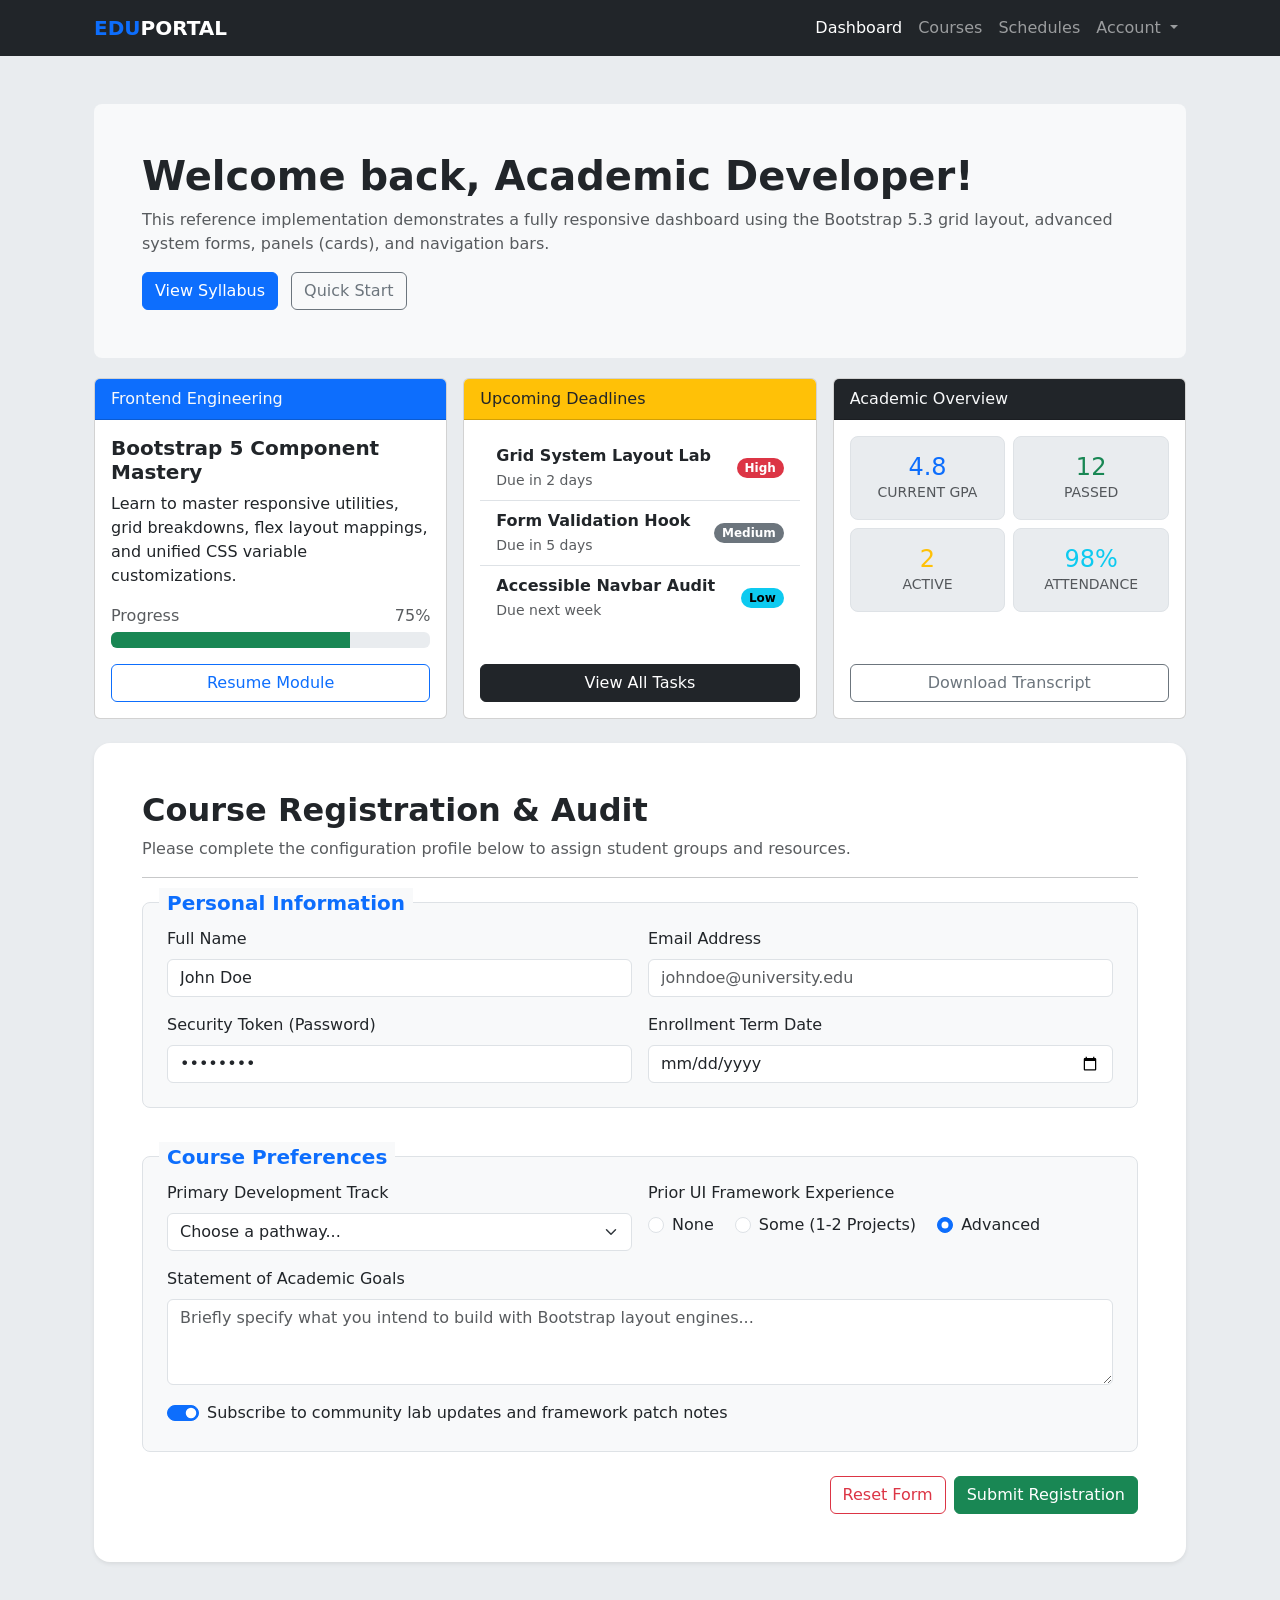
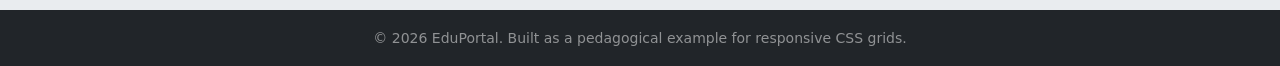
<file: bootstrap/index.html>
<!DOCTYPE html>
<html lang='en'>
<head>
    <meta charset='utf-8'>
    <meta name='viewport' content='width=device-width, initial-scale=1'>
    <title>Bootstrap</title>
    <link rel="stylesheet" href="https://cdn.jsdelivr.net/npm/bootstrap@5.3.3/dist/css/bootstrap.min.css">
</head>
<body class="bg-body-secondary d-flex flex-column min-vh-100">
    <nav class="navbar navbar-expand-lg navbar-dark bg-dark">
        <div class="container px-4">
            <a class="navbar-brand" href="#">
                <span class="text-primary fw-bold">EDU</span><span class="text-white fw-bold">PORTAL</span>
            </a>
            <button class="navbar-toggler" type="button" data-bs-toggle="collapse" data-bs-target="#navbarNavDropdown" aria-controls="navbarNavDropdown" aria-expanded="false" aria-label="Toggle navigation">
                <span class="navbar-toggler-icon"></span>
            </button>
            <div class="collapse navbar-collapse" id="navbarNavDropdown">
                <ul class="navbar-nav ms-auto">
                    <li class="nav-item">
                        <a class="nav-link active" aria-current="page" href="#">Dashboard</a>
                    </li>
                    <li class="nav-item">
                        <a class="nav-link" href="#">Courses</a>
                    </li>
                    <li class="nav-item">
                        <a class="nav-link" href="#">Schedules</a>
                    </li>
                    <li class="nav-item dropdown">
                        <a class="nav-link dropdown-toggle" href="#" role="button" data-bs-toggle="dropdown" aria-expanded="false">
                            Account
                        </a>
                        <ul class="dropdown-menu dropdown-menu-end shadow">
                            <li><a class="dropdown-item" href="#">My Profile</a></li>
                            <li><a class="dropdown-item" href="#">Settings</a></li>
                            <li><hr class="dropdown-divider"></li>
                            <li><a class="dropdown-item text-danger" href="#">Logout</a></li>
                        </ul>
                    </li>
                </ul>
            </div>
        </div>
    </nav>

    <main class="container px-4 py-5 flex-grow-1">
        <div class="card bg-light border-0 rounded-3">
            <div class="card-body p-4 p-md-5">
                <h1 class="fw-bold">Welcome back, Academic Developer!</h1>
                <p class="card-text text-muted">
                    This reference implementation demonstrates a fully responsive dashboard using the
                    Bootstrap 5.3 grid layout, advanced system forms, panels (cards), and navigation bars.
                </p>
                <a href="#" class="btn btn-primary me-2">View Syllabus</a>
                <a href="#" class="btn btn-outline-secondary">Quick Start</a>
            </div>
        </div>

        <div class="row g-3 mt-1">
            <div class="col-12 col-md-6 col-lg-4">
                <div class="card h-100">
                    <div class="card-header text-light bg-primary">
                        Frontend Engineering
                    </div>
                    <div class="card-body d-flex flex-column">
                        <h5 class="card-title fw-bold">Bootstrap 5 Component Mastery</h5>
                        <p class="card-text">
                            Learn to master responsive utilities, grid breakdowns, flex layout mappings,
                            and unified CSS variable customizations.
                        </p>
                        <div class="mt-auto">
                            <div class="d-flex justify-content-between mb-1">
                                <span class="text-muted">Progress</span>
                                <span class="text-muted">75%</span>
                            </div>
                            <div class="progress mb-3" role="progressbar" aria-valuenow="75" aria-valuemin="0" aria-valuemax="100">
                                <div class="progress-bar bg-success" style="width: 75%"></div>
                            </div>
                            <div class="d-grid">
                                <button class="btn btn-outline-primary" type="button">Resume Module</button>
                            </div>
                        </div>
                    </div>
                </div>
            </div>

            <div class="col-12 col-md-6 col-lg-4">
                <div class="card h-100">
                    <div class="card-header bg-warning">
                        Upcoming Deadlines
                    </div>
                    <div class="card-body d-flex flex-column">
                        <ul class="list-group list-group-flush mb-3">
                            <li class="list-group-item d-flex justify-content-between align-items-center">
                                <div>
                                    <div class="fw-bold">Grid System Layout Lab</div>
                                    <small class="text-muted">Due in 2 days</small>
                                </div>
                                <span class="badge text-bg-danger rounded-pill">High</span>
                            </li>
                            <li class="list-group-item d-flex justify-content-between align-items-center">
                                <div>
                                    <div class="fw-bold">Form Validation Hook</div>
                                    <small class="text-muted">Due in 5 days</small>
                                </div>
                                <span class="badge text-bg-secondary rounded-pill">Medium</span>
                            </li>
                            <li class="list-group-item d-flex justify-content-between align-items-center">
                                <div>
                                    <div class="fw-bold">Accessible Navbar Audit</div>
                                    <small class="text-muted">Due next week</small>
                                </div>
                                <span class="badge text-bg-info rounded-pill">Low</span>
                            </li>
                        </ul>
                        <div class="d-grid mt-auto">
                            <button class="btn btn-dark" type="button">View All Tasks</button>
                        </div>
                    </div>
                </div>
            </div>

            <div class="col-12 col-lg-4">
                <div class="card h-100">
                    <div class="card-header text-light bg-dark">
                        Academic Overview
                    </div>
                    <div class="card-body d-flex flex-column">
                        <div class="row g-2 mb-3">
                            <div class="col-6">
                                <div class="bg-body-secondary border rounded-3 text-center p-3">
                                    <h4 class="text-primary mb-0">4.8</h4>
                                    <p class="text-muted small mb-0">CURRENT GPA</p>
                                </div>
                            </div>
                            <div class="col-6">
                                <div class="bg-body-secondary border rounded-3 text-center p-3">
                                    <h4 class="text-success mb-0">12</h4>
                                    <p class="text-muted small mb-0">PASSED</p>
                                </div>
                            </div>
                            <div class="col-6">
                                <div class="bg-body-secondary border rounded-3 text-center p-3">
                                    <h4 class="text-warning mb-0">2</h4>
                                    <p class="text-muted small mb-0">ACTIVE</p>
                                </div>
                            </div>
                            <div class="col-6">
                                <div class="bg-body-secondary border rounded-3 text-center p-3">
                                    <h4 class="text-info mb-0">98%</h4>
                                    <p class="text-muted small mb-0">ATTENDANCE</p>
                                </div>
                            </div>
                        </div>
                        <div class="d-grid mt-auto">
                            <button class="btn btn-outline-secondary" type="button">Download Transcript</button>
                        </div>
                    </div>
                </div>
            </div>

        </div>

        <div class="card border-0 rounded-4 shadow-sm mt-4">
            <div class="card-body p-4 p-md-5">
                <h2 class="fw-bold">Course Registration &amp; Audit</h2>
                <p class="text-muted">Please complete the configuration profile below to assign student groups and resources.</p>
                <hr class="mb-4">
                <div class="position-relative border rounded-3 p-4 pt-3 mb-5 bg-light">
                    <span class="position-absolute top-0 start-0 translate-middle-y bg-light px-2 ms-3 text-primary fw-bold fs-5">
                        Personal Information
                    </span>

                    <form class="mt-2">
                        <div class="row g-3 mb-3">
                            <div class="col-md-6">
                                <label for="fullName" class="form-label">Full Name</label>
                                <input type="text" class="form-control" id="fullName" value="John Doe">
                            </div>
                            <div class="col-md-6">
                                <label for="email" class="form-label">Email Address</label>
                                <input type="email" class="form-control" id="email" placeholder="johndoe@university.edu">
                            </div>
                        </div>
                        <div class="row g-3">
                            <div class="col-md-6">
                                <label for="securityToken" class="form-label">Security Token (Password)</label>
                                <input type="password" class="form-control" id="securityToken" value="12345678">
                            </div>
                            <div class="col-md-6">
                                <label for="enrollmentDate" class="form-label">Enrollment Term Date</label>
                                <input type="date" class="form-control" id="enrollmentDate">
                            </div>
                        </div>
                    </form>
                </div>

                <div class="position-relative border rounded-3 p-4 pt-3 bg-light">
                    <span class="position-absolute top-0 start-0 translate-middle-y bg-light px-2 ms-3 text-primary fw-bold fs-5">
                        Course Preferences
                    </span>

                    <form class="mt-2">
                        <div class="row g-3 mb-3">
                            <div class="col-md-6">
                                <label for="pathway" class="form-label">Primary Development Track</label>
                                <select class="form-select" id="pathway">
                                    <option selected disabled>Choose a pathway...</option>
                                    <option value="frontend">Frontend Engineering</option>
                                    <option value="backend">Backend Engineering</option>
                                    <option value="fullstack">Full-Stack Development</option>
                                    <option value="data">Data Science</option>
                                </select>
                            </div>
                            <div class="col-md-6">
                                <label class="form-label d-block">Prior UI Framework Experience</label>
                                <div class="form-check form-check-inline">
                                    <input class="form-check-input" type="radio" name="experience" id="expNone" value="none">
                                    <label class="form-check-label" for="expNone">None</label>
                                </div>
                                <div class="form-check form-check-inline">
                                    <input class="form-check-input" type="radio" name="experience" id="expSome" value="some">
                                    <label class="form-check-label" for="expSome">Some (1-2 Projects)</label>
                                </div>
                                <div class="form-check form-check-inline">
                                    <input class="form-check-input" type="radio" name="experience" id="expAdvanced" value="advanced" checked>
                                    <label class="form-check-label" for="expAdvanced">Advanced</label>
                                </div>
                            </div>
                        </div>

                        <div class="mb-3">
                            <label for="goals" class="form-label">Statement of Academic Goals</label>
                            <textarea class="form-control" id="goals" rows="3" placeholder="Briefly specify what you intend to build with Bootstrap layout engines..."></textarea>
                        </div>

                        <div class="form-check form-switch">
                            <input class="form-check-input" type="checkbox" role="switch" id="subscribeUpdates" checked>
                            <label class="form-check-label" for="subscribeUpdates">Subscribe to community lab updates and framework patch notes</label>
                        </div>
                    </form>
                </div>

                <div class="d-flex justify-content-end mt-4">
                    <button type="reset" class="btn btn-outline-danger me-2">Reset Form</button>
                    <button type="submit" class="btn btn-success">Submit Registration</button>
                </div>

            </div>
        </div>

    </main>

    <footer class="bg-dark text-center py-3 mt-auto">
        <small class="text-white-50">&copy; 2026 EduPortal. Built as a pedagogical example for responsive CSS grids.</small>
    </footer>

    <script src="https://cdn.jsdelivr.net/npm/bootstrap@5.3.3/dist/js/bootstrap.bundle.min.js"></script>
</body>
</html>
</file>
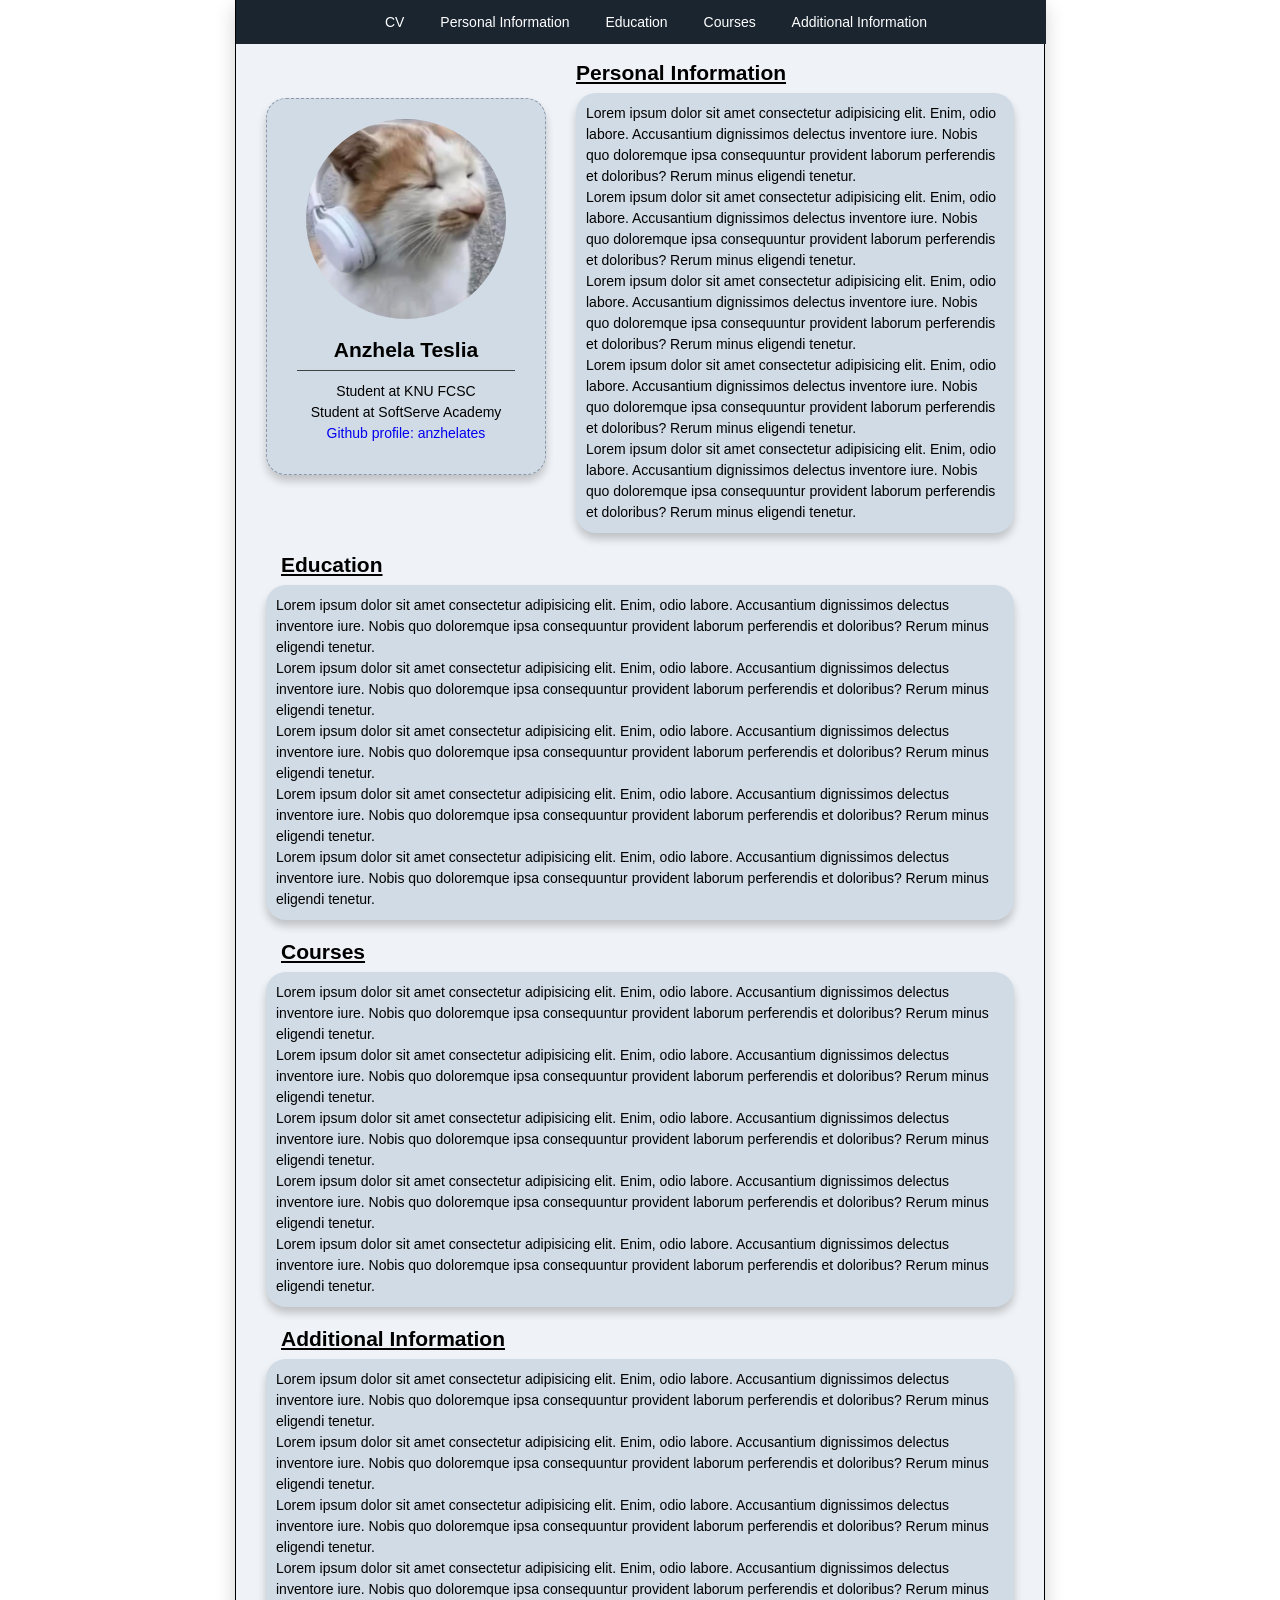
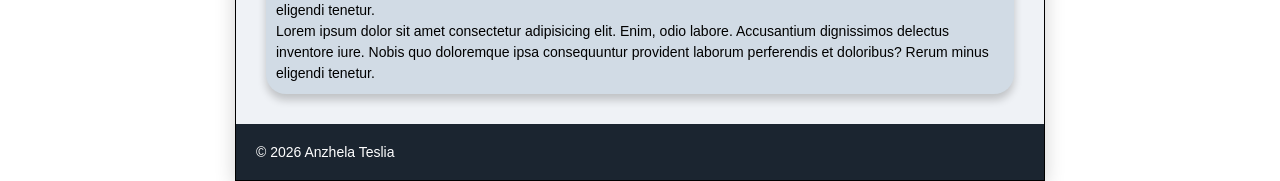
<file: css-2/index.html>
<!DOCTYPE html>
<html lang="en">
<head>
    <meta charset="UTF-8">
    <meta name="viewport" content="width=device-width, initial-scale=1.0">
    <title>HW-1</title>
    <link rel="stylesheet" href="style.css">
</head>
<body>
    <header>
        <nav>
            <ul>
                <li><a href="#">CV</a></li>
                <li><a href="#personal">Personal Information</a></li>
                <li><a href="#education">Education</a></li>
                <li><a href="#courses">Courses</a></li>
                <li><a href="#additional-info">Additional Information</a></li>
            </ul>
        </nav>
    </header>

    
    <div class="profile">
        <aside class="sidebar">
            <div>
                <img src="cat-picture.jpg" alt="Profile Picture" class="picture">
            </div>
            <div class="bio">
                <h1>Anzhela Teslia</h1>
                <p class="info">Student at KNU FCSC</p>
                <p class="info">Student at SoftServe Academy</p>
                <p class="info">
                    <a href="https://github.com/anzhelates" target="_blank">Github profile: anzhelates</a>
                </p>
            </div>
        </aside>
        <main>
            <h2 id="personal">Personal Information</h2>
            <section class="info-card">
                <p>Lorem ipsum dolor sit amet consectetur adipisicing elit. Enim, odio labore. Accusantium dignissimos delectus inventore iure. Nobis quo doloremque ipsa consequuntur provident laborum perferendis et doloribus? Rerum minus eligendi tenetur.</p>
                <p>Lorem ipsum dolor sit amet consectetur adipisicing elit. Enim, odio labore. Accusantium dignissimos delectus inventore iure. Nobis quo doloremque ipsa consequuntur provident laborum perferendis et doloribus? Rerum minus eligendi tenetur.</p>
                <p>Lorem ipsum dolor sit amet consectetur adipisicing elit. Enim, odio labore. Accusantium dignissimos delectus inventore iure. Nobis quo doloremque ipsa consequuntur provident laborum perferendis et doloribus? Rerum minus eligendi tenetur.</p>
                <p>Lorem ipsum dolor sit amet consectetur adipisicing elit. Enim, odio labore. Accusantium dignissimos delectus inventore iure. Nobis quo doloremque ipsa consequuntur provident laborum perferendis et doloribus? Rerum minus eligendi tenetur.</p>
                <p>Lorem ipsum dolor sit amet consectetur adipisicing elit. Enim, odio labore. Accusantium dignissimos delectus inventore iure. Nobis quo doloremque ipsa consequuntur provident laborum perferendis et doloribus? Rerum minus eligendi tenetur.</p>
            </section>

            <h2 id="education">Education</h2>
            <section class="info-card">
                <p>Lorem ipsum dolor sit amet consectetur adipisicing elit. Enim, odio labore. Accusantium dignissimos delectus inventore iure. Nobis quo doloremque ipsa consequuntur provident laborum perferendis et doloribus? Rerum minus eligendi tenetur.</p>
                <p>Lorem ipsum dolor sit amet consectetur adipisicing elit. Enim, odio labore. Accusantium dignissimos delectus inventore iure. Nobis quo doloremque ipsa consequuntur provident laborum perferendis et doloribus? Rerum minus eligendi tenetur.</p>
                <p>Lorem ipsum dolor sit amet consectetur adipisicing elit. Enim, odio labore. Accusantium dignissimos delectus inventore iure. Nobis quo doloremque ipsa consequuntur provident laborum perferendis et doloribus? Rerum minus eligendi tenetur.</p>
                <p>Lorem ipsum dolor sit amet consectetur adipisicing elit. Enim, odio labore. Accusantium dignissimos delectus inventore iure. Nobis quo doloremque ipsa consequuntur provident laborum perferendis et doloribus? Rerum minus eligendi tenetur.</p>
                <p>Lorem ipsum dolor sit amet consectetur adipisicing elit. Enim, odio labore. Accusantium dignissimos delectus inventore iure. Nobis quo doloremque ipsa consequuntur provident laborum perferendis et doloribus? Rerum minus eligendi tenetur.</p>
            </section>

            <h2 id="courses">Courses</h2>
            <section class="info-card">
                <p>Lorem ipsum dolor sit amet consectetur adipisicing elit. Enim, odio labore. Accusantium dignissimos delectus inventore iure. Nobis quo doloremque ipsa consequuntur provident laborum perferendis et doloribus? Rerum minus eligendi tenetur.</p>
                <p>Lorem ipsum dolor sit amet consectetur adipisicing elit. Enim, odio labore. Accusantium dignissimos delectus inventore iure. Nobis quo doloremque ipsa consequuntur provident laborum perferendis et doloribus? Rerum minus eligendi tenetur.</p>
                <p>Lorem ipsum dolor sit amet consectetur adipisicing elit. Enim, odio labore. Accusantium dignissimos delectus inventore iure. Nobis quo doloremque ipsa consequuntur provident laborum perferendis et doloribus? Rerum minus eligendi tenetur.</p>
                <p>Lorem ipsum dolor sit amet consectetur adipisicing elit. Enim, odio labore. Accusantium dignissimos delectus inventore iure. Nobis quo doloremque ipsa consequuntur provident laborum perferendis et doloribus? Rerum minus eligendi tenetur.</p>
                <p>Lorem ipsum dolor sit amet consectetur adipisicing elit. Enim, odio labore. Accusantium dignissimos delectus inventore iure. Nobis quo doloremque ipsa consequuntur provident laborum perferendis et doloribus? Rerum minus eligendi tenetur.</p>
            </section>

            <h2 id="additional-info">Additional Information</h2>
            <section class="info-card">
                <p>Lorem ipsum dolor sit amet consectetur adipisicing elit. Enim, odio labore. Accusantium dignissimos delectus inventore iure. Nobis quo doloremque ipsa consequuntur provident laborum perferendis et doloribus? Rerum minus eligendi tenetur.</p>
                <p>Lorem ipsum dolor sit amet consectetur adipisicing elit. Enim, odio labore. Accusantium dignissimos delectus inventore iure. Nobis quo doloremque ipsa consequuntur provident laborum perferendis et doloribus? Rerum minus eligendi tenetur.</p>
                <p>Lorem ipsum dolor sit amet consectetur adipisicing elit. Enim, odio labore. Accusantium dignissimos delectus inventore iure. Nobis quo doloremque ipsa consequuntur provident laborum perferendis et doloribus? Rerum minus eligendi tenetur.</p>
                <p>Lorem ipsum dolor sit amet consectetur adipisicing elit. Enim, odio labore. Accusantium dignissimos delectus inventore iure. Nobis quo doloremque ipsa consequuntur provident laborum perferendis et doloribus? Rerum minus eligendi tenetur.</p>
                <p>Lorem ipsum dolor sit amet consectetur adipisicing elit. Enim, odio labore. Accusantium dignissimos delectus inventore iure. Nobis quo doloremque ipsa consequuntur provident laborum perferendis et doloribus? Rerum minus eligendi tenetur.</p>
            </section>
        </main>
        <footer>
            <section>
                <p>&copy; 2026 Anzhela Teslia</p>
            </section>
        </footer>
    </div>
</body>
</html>
</file>
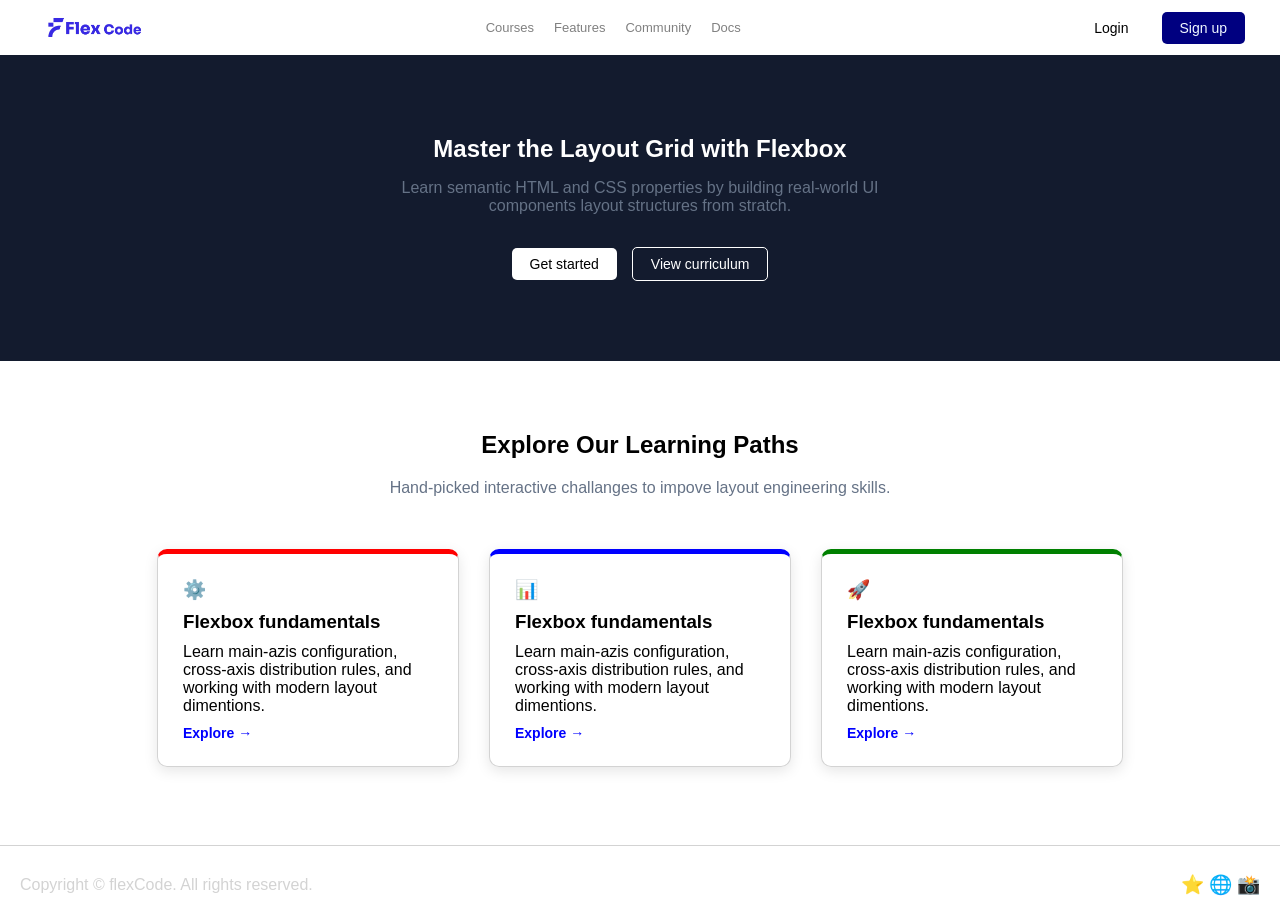
<file: css-flex/index.html>
<!doctype html>
<html lang="en">
    <head>
        <meta charset="utf-8" />
        <meta name="viewport" content="width=device-width, initial-scale=1" />
        <title>CSS-Flex</title>
        <link rel="stylesheet" href="styles.css" />
    </head>
    <body>
        <header>
            <div class="header-logo">
                <img src="flex_code_logo.png" alt="logo" height="40" />
            </div>
            <div class="header-tabs">
                <a href="#courses">Courses</a>
                <a href="#features">Features</a>
                <a href="#community">Community</a>
                <a href="#docs">Docs</a>
            </div>
            <div class="custom-btn">
                <button class="button-login">Login</button>
                <button class="button-signup">Sign up</button>
            </div>
        </header>

        <section>
            <h1 class="hero-title">Master the Layout Grid with Flexbox</h1>
            <div class="info">
                Learn semantic HTML and CSS properties by building real-world UI
                components layout structures from stratch.
            </div>
            <div class="custom-btn">
                <button class="button-get-started">Get started</button>
                <button class="button-view">View curriculum</button>
            </div>
        </section>

        <main>
            <h2>Explore Our Learning Paths</h2>
            <div class="info">
                Hand-picked interactive challanges to impove layout engineering skills.
            </div>
            <div class="cards-row">
                <div class="card card-red">
                    <h3>⚙️</h3>
                    <h3>Flexbox fundamentals</h3>
                    <div>
                        Learn main-azis configuration, cross-axis distribution rules, and
                        working with modern layout dimentions.
                    </div>
                    <a class="explore">Explore →</a>
                </div>
                <div class="card card-blue">
                    <h3>📊</h3>
                    <h3>Flexbox fundamentals</h3>
                    <div>
                        Learn main-azis configuration, cross-axis distribution rules, and
                        working with modern layout dimentions.
                    </div>
                    <a class="explore">Explore →</a>
                </div>
                <div class="card card-green">
                    <h3>🚀</h3>
                    <h3>Flexbox fundamentals</h3>
                    <div>
                        Learn main-azis configuration, cross-axis distribution rules, and
                        working with modern layout dimentions.
                    </div>
                    <a class="explore">Explore →</a>
                </div>
            </div>
        </main>

        <hr />

        <footer>
            <div class="footer-info">Copyright © flexCode. All rights reserved.</div>
            <div class="emojies">
                <h3>⭐</h3>
                <h3>🌐</h3>
                <h3>📸</h3>
            </div>
        </footer>
    </body>
</html>
</file>
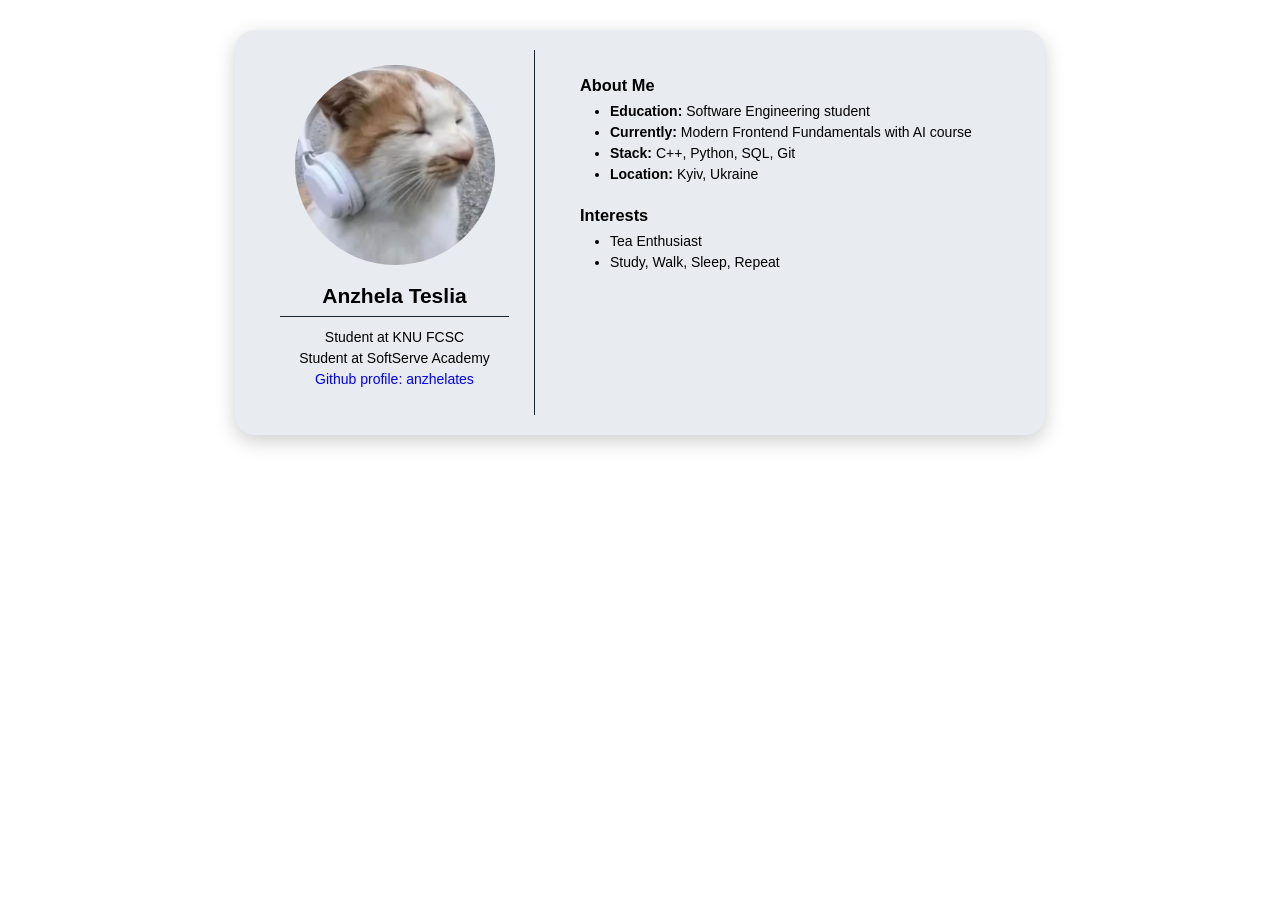
<file: page/index.html>
<!DOCTYPE html>
<html lang="en">
<head>
    <meta charset="UTF-8">
    <meta name="viewport" content="width=device-width, initial-scale=1.0">
    <title>HW-1</title>
    <link rel="stylesheet" href="style.css">
</head>
<body>
    <div class="profile">
        <aside class="sidebar">
            <div class="img-container">
                <img src="cat-picture.jpg" alt="Profile Picture" class="picture">
            </div>
            <div class="bio">
                <h1>Anzhela Teslia</h1>
                <p class="info">Student at KNU FCSC</p>
                <p class="info">Student at SoftServe Academy</p>
                <p class="info">
                    <a href="https://github.com/anzhelates" target="_blank">Github profile: anzhelates</a>
                </p>
            </div>
        </aside>
        <main class="main-content">
            <section class="info-card">
                <h3>About Me</h3>
                <ul>
                    <li><b>Education:</b> Software Engineering student</li>
                    <li><b>Currently:</b> Modern Frontend Fundamentals with AI course</li>
                    <li><b>Stack:</b> C++, Python, SQL, Git</li>
                    <li><b>Location:</b> Kyiv, Ukraine</li>
                </ul>
            </section>
            <section class="info-card">
                <h3>Interests</h3>
                <ul>
                    <li>Tea Enthusiast</li>
                    <li>Study, Walk, Sleep, Repeat</li>
                </ul>
            </section>

        </main>
    </div>
</body>
</html>
</file>
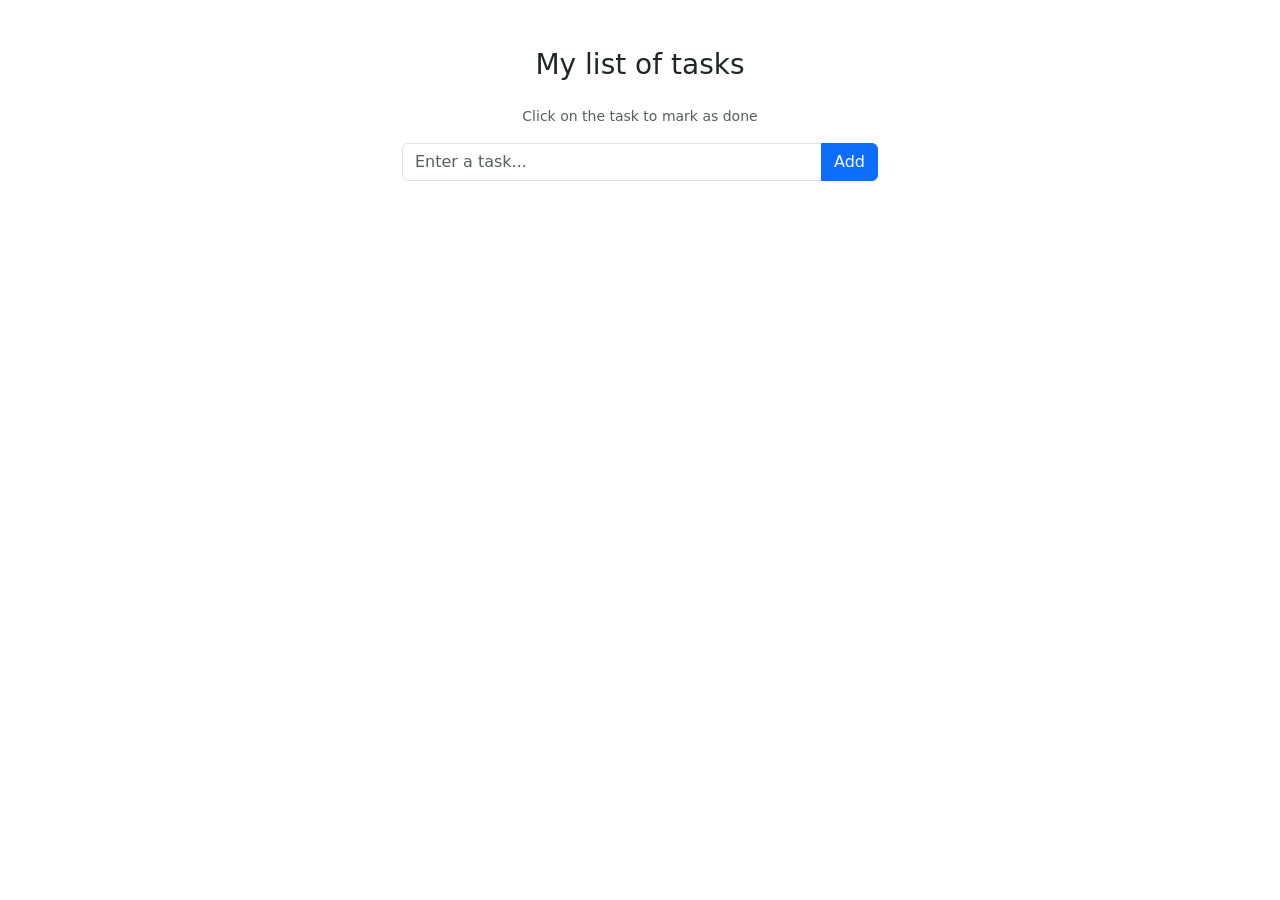
<file: ToDoList/index.html>
<!DOCTYPE html>
<html lang='en'>
<head>
    <meta charset='utf-8'>
    <meta name='viewport' content='width=device-width, initial-scale=1'>
    <title>ToDo List</title>
    <link href="https://cdn.jsdelivr.net/npm/bootstrap@5.3.3/dist/css/bootstrap.min.css" rel="stylesheet">
</head>
<body>
    <main class="container mt-5" style="max-width: 500px;">
        <h3 class="text-center mb-4">My list of tasks</h3>
        <p class="text-center text-muted small mb-3">
            Click on the task to mark as done
        </p>
        <div class="input-group mb-3">
            <input type="text" id="taskInput" class="form-control" placeholder="Enter a task...">
            <button id="addBtn" class="btn btn-primary" type="button">Add</button>
        </div>

        <ul id="taskList" class="list-group">
        </ul>
    </main>

    <script src="https://cdn.jsdelivr.net/npm/bootstrap@5.3.3/dist/js/bootstrap.bundle.min.js"></script>
    <script src="script.js"></script>
</body>
</html>
</file>
<file: css-2/style.css>
* {
    margin: 0;
    padding: 0;
    box-sizing: border-box;
}

html {
    scroll-behavior: smooth;
}

body {
    font-family: 'Segoe UI', Tahoma, Geneva, Verdana, sans-serif;
    font-size: 14px;
    width: 810px;
    margin: 0 auto;
    border: 1px solid;
}

nav {
    position: fixed;
    max-width: 810px;
    width: 100%;
    top: 0;
}

ul {
    list-style-type: none;
    background-color: #1b2530;
    margin: 0;
    padding: 0;
    padding-left: 30px;
    width: 100%;
    text-align: center;
}

ul li {
    display: inline-block;
}

ul li a {
    display: block;
    text-decoration: none;
    color: white;
    text-align: center;
    padding: 14px 16px;
}

h1 {
    display: block;
    border-bottom: 1px solid #414243;
    padding: 10px 0 10px 0;
    margin-bottom: 10px;
}

main {
    margin-top: 60px;
    padding-left: 30px;
    padding-right: 30px;
}

.profile {
    max-width: 810px;
    margin: 0 auto;
    background-color: #EFF2F6;
    box-shadow: 0 6px 20px rgba(0, 0, 0, 0.2);
    display: flow-root;
}

.info-card,
main section {
    margin: 8px auto 20px auto;
    padding: 20px;
    border-radius: 20px;
    background-color: #D1DBE5;
    box-shadow: 0 6px 8px rgba(0, 0, 0, 0.2);
    overflow: hidden;
}

img {
    border-radius: 50%;
    width: 200px;
    max-width: 100%;
    height: auto;
    display: block;
    margin-left: auto;
    margin-right: auto;
}

.sidebar {
    float: left;
    width: 280px;
    box-shadow: 0 6px 8px rgba(0, 0, 0, 0.2);
    border-radius: 20px;
    margin-top: 97px;
    margin-left: 30px;
    margin-right: 30px;
    padding: 20px;
    background-color: #D1DBE5;
    text-align: center;
    border: 0.5px dashed #8a98a9;
}

.bio,
.info-card {
    padding: 10px;
    line-height: 1.5em;
}

footer {
    margin-top: 30px;
    width: 100%;
    border-radius: 0;
    color: white;
    background-color: #1b2530;
    clear: both;
}

footer section {
    padding: 20px;
}

h2 {
    padding-left: 15px;
    text-decoration: underline;
    scroll-margin-top: 60px;
}

h3 {
    margin-bottom: 5px;
}

.info a {
    text-decoration: none;
}
</file>
<file: css-flex/styles.css>
html {
    scroll-behavior: smooth;
}

body {
    margin: 0;
    font-family: 'Segoe UI', Tahoma, Geneva, Verdana, sans-serif;
}

h1, h2, h3 {
    margin: 0;
    scroll-margin-top: 80px;
}

header,
.header-tabs,
.header-logo,
.custom-btn,
footer,
.emojies {
    display: flex;
    flex-direction: row;
    align-items: center;
}

header {
    background-color: rgb(255, 255, 255);
    padding: 0px 35px;
    justify-content: space-between;
}

.header-tabs {
    font-size: small;
    color: rgb(128, 128, 128);
    justify-content: center;
    padding: 20px;
    gap: 20px;
}

.header-tabs a {
    display: block;
    color: inherit;
    text-decoration: none;
    padding: 0;
}

.header-logo {
    justify-content: center;
}

.custom-btn {
    gap: 15px;
}

button {
    padding: 8px 18px;
    border: none;
    border-radius: 5px;
    font-size: 14px;
    font-family: inherit;
}

button:hover {
    background-color: rgb(154, 154, 154);
    color: rgb(0, 0, 0);
    cursor: pointer;
    border-color: transparent;
}

.button-login {
    background-color: transparent;
}

.button-signup {
    background-color: rgb(0, 0, 128);
    color: rgb(240, 248, 255);
}

section,
main {
    display: flex;
    flex-direction: column;
    justify-content: center;
    align-items: center;
}

section {
    background-color: rgb(19, 27, 46);
    padding: 80px 30px;
}

.hero-title {
    color: rgb(255, 255, 255);
    margin: 0 0 16px 0;
}

.info {
    text-align: center;
    max-width: 550px;
    margin: 0 0 32px 0;
    color: rgb(101, 114, 134);
}

.button-get-started {
    background-color: rgb(255, 255, 255);
}

.button-view {
    background-color: transparent;
    border: 1px solid rgb(255, 255, 255);
    color: rgb(255, 255, 255);
}

main {
    gap: 20px;
    padding: 70px;
}

.cards-row {
    display: flex;
    flex-direction: row;
    flex-wrap: wrap;
    justify-content: center;
    gap: 30px;
    max-width: 1000px;
    margin: auto;
    width: 100%;
}

.card {
    flex: 1 1 250px;
    max-width: 250px;
    display: flex;
    flex-direction: column;
    justify-content: center;
    align-items: flex-start;
    border: 1px solid rgb(211, 211, 211);
    border-radius: 10px;
    box-shadow: 0px 4px 14px rgba(0, 0, 0, 0.1);
    gap: 10px;
    padding: 25px;
    transition: transform 0.2s ease, box-shadow 0.2s ease;
}

.card:hover {
    transform: translateY(-5px);
    box-shadow: 0px 8px 20px rgba(0, 0, 0, 0.15);
}

.explore {
    background-color: transparent;
    color: rgb(0, 0, 255);
    font-weight: bold;
    font-size: 14px;
}

.card-red {
    border-top: 5px solid red;
}

.card-blue {
    border-top: 5px solid blue;
}

.card-green {
    border-top: 5px solid green;
}

footer {
    justify-content: space-between;
    padding: 20px;
}

.footer-info {
    color: rgb(211, 211, 211);
}

hr {
    border: none;
    background-color: rgb(211, 211, 211);
    height: 1px;
}

.emojies {
    justify-content: flex-end;
    gap: 5px;
}
</file>
<file: page/style.css>
* {
    margin: 0;
    padding: 0;
    box-sizing: border-box;
}

body {
    font-family: 'Segoe UI', Tahoma, Geneva, Verdana, sans-serif;
    font-size: 14px;
}

.profile {
    max-width: 810px;
    margin: 30px auto;
    background-color: #e8ecf1;
    padding: 20px;
    border-radius: 20px;
    box-shadow: 0 6px 20px rgba(0, 0, 0, 0.2);
    overflow: auto;
}

img {
    border-radius: 50%;
    width: 200px;
    height: 200px;
    max-width: 100%;
    height: auto;
    display: block;
    margin: 0 auto;
}

.sidebar,
.main-content {
    padding: 15px;
}

.sidebar {
    float: left;
    width: 280px;
    margin-right: 20px;
    text-align: center;
    border-right: 1px solid #1b2530;
}

.main-content {
    overflow: hidden;
}

.bio,
.info-card {
    padding: 10px;
    line-height: 1.5em;
}

h1 {
    border-bottom: 1px solid #1b2530;
    padding: 10px 0 10px 0;
    margin-bottom: 10px;
}

h3 {
    margin-bottom: 5px;
}

ul {
    padding-left: 30px;
}

.info a {
    text-decoration: none;
}
</file>
